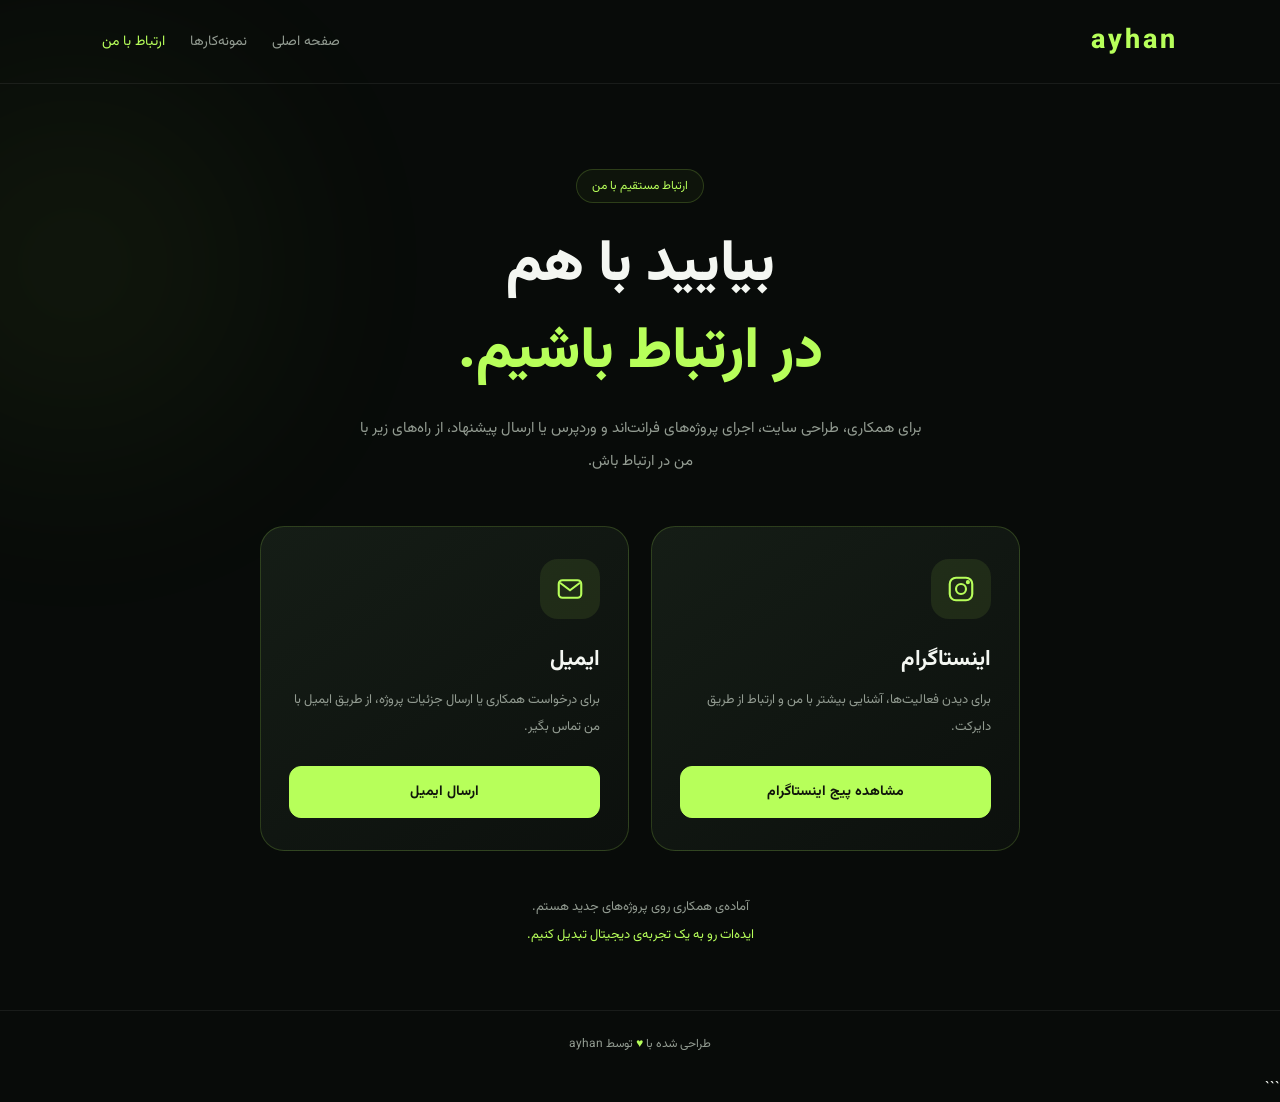
<file: ar.html>
<!DOCTYPE html>
<html lang="fa" dir="rtl">
<head>
  <meta charset="UTF-8">
  <meta name="viewport" content="width=device-width, initial-scale=1.0">

  <title>ارتباط با من | ayhan</title>

  <style>
    @import url('https://fonts.googleapis.com/css2?family=Vazirmatn:wght@400;500;600;700;800&display=swap');

    :root {
      --bg: #080b09;
      --card: #101612;
      --green: #b7ff5a;
      --text: #f4f7f2;
      --muted: #929b91;
      --border: rgba(183, 255, 90, 0.18);
    }

    * {
      margin: 0;
      padding: 0;
      box-sizing: border-box;
    }

    body {
      font-family: 'Vazirmatn', Tahoma, sans-serif;
      background: var(--bg);
      color: var(--text);
      min-height: 100vh;
      overflow-x: hidden;
    }

    a {
      text-decoration: none;
      color: inherit;
    }

    .glow {
      position: fixed;
      width: 350px;
      height: 350px;
      background: var(--green);
      opacity: 0.07;
      filter: blur(130px);
      border-radius: 50%;
      top: 10%;
      left: -100px;
      pointer-events: none;
      z-index: -1;
    }

    header {
      padding: 20px 8%;
      display: flex;
      justify-content: space-between;
      align-items: center;
      border-bottom: 1px solid rgba(255,255,255,0.07);
    }

    .logo {
      font-size: 27px;
      font-weight: 800;
      letter-spacing: 3px;
      color: var(--green);
    }

    nav {
      display: flex;
      align-items: center;
      gap: 25px;
    }

    nav a {
      color: var(--muted);
      font-size: 14px;
      transition: color 0.3s;
    }

    nav a:hover,
    nav a.active {
      color: var(--green);
    }

    .container {
      max-width: 1000px;
      margin: auto;
      padding: 85px 24px 60px;
    }

    .intro {
      text-align: center;
      margin-bottom: 48px;
      animation: fadeUp 0.8s ease both;
    }

    .tag {
      display: inline-block;
      padding: 7px 15px;
      border: 1px solid var(--border);
      border-radius: 30px;
      color: var(--green);
      font-size: 12px;
      margin-bottom: 20px;
      background: rgba(183,255,90,0.04);
    }

    h1 {
      font-size: clamp(34px, 6vw, 58px);
      line-height: 1.5;
      font-weight: 800;
      margin-bottom: 15px;
    }

    h1 span {
      color: var(--green);
    }

    .intro p {
      color: var(--muted);
      line-height: 2.2;
      max-width: 570px;
      margin: auto;
      font-size: 15px;
    }

    .contact-grid {
      display: grid;
      grid-template-columns: repeat(2, minmax(0, 1fr));
      gap: 22px;
      max-width: 760px;
      margin: auto;
    }

    .contact-card {
      background: linear-gradient(145deg, #151d16, #0c100d);
      border: 1px solid var(--border);
      border-radius: 24px;
      padding: 32px 28px;
      transition: 0.35s;
      animation: fadeUp 0.8s ease both;
    }

    .contact-card:nth-child(2) {
      animation-delay: 0.15s;
    }

    .contact-card:hover {
      transform: translateY(-7px);
      border-color: rgba(183,255,90,0.55);
      box-shadow: 0 15px 40px rgba(0,0,0,0.25);
    }

    .icon {
      width: 60px;
      height: 60px;
      display: grid;
      place-items: center;
      border-radius: 18px;
      background: rgba(183,255,90,0.09);
      color: var(--green);
      margin-bottom: 23px;
    }

    .icon svg {
      width: 30px;
      height: 30px;
    }

    .contact-card h2 {
      font-size: 22px;
      margin-bottom: 10px;
    }

    .contact-card p {
      color: var(--muted);
      font-size: 13px;
      line-height: 2.1;
      margin-bottom: 24px;
    }

    .contact-btn {
      display: flex;
      align-items: center;
      justify-content: center;
      gap: 9px;
      width: 100%;
      padding: 14px 12px;
      background: var(--green);
      color: #10150b;
      border: 1px solid var(--green);
      border-radius: 12px;
      font-family: inherit;
      font-weight: 700;
      font-size: 14px;
      cursor: pointer;
      transition: 0.3s;
    }

    .contact-btn:hover {
      background: transparent;
      color: var(--green);
    }

    .contact-btn svg {
      width: 19px;
      height: 19px;
    }

    .bottom-note {
      text-align: center;
      margin-top: 42px;
      color: var(--muted);
      font-size: 13px;
      line-height: 2.2;
    }

    .bottom-note span,
    footer span {
      color: var(--green);
    }

    footer {
      text-align: center;
      padding: 24px 15px;
      border-top: 1px solid rgba(255,255,255,0.07);
      color: var(--muted);
      font-size: 12px;
    }

    @keyframes fadeUp {
      from {
        opacity: 0;
        transform: translateY(22px);
      }
      to {
        opacity: 1;
        transform: translateY(0);
      }
    }

    @media (max-width: 600px) {
      header {
        padding: 18px 5%;
      }

      .logo {
        font-size: 22px;
      }

      nav {
        gap: 12px;
      }

      nav a {
        font-size: 11px;
      }

      .container {
        padding: 60px 18px 45px;
      }

      .contact-grid {
        grid-template-columns: 1fr;
        gap: 16px;
      }

      .contact-card {
        padding: 27px 23px;
      }
    }

    @media (prefers-reduced-motion: reduce) {
      *, *::before, *::after {
        animation: none !important;
        transition: none !important;
      }
    }
  </style>
</head>

<body>
  <div class="glow"></div>

  <header>
    <a class="logo" href="index.html">ayhan</a>

    <nav>
      <a href="index.html">صفحه اصلی</a>
      <a href="index.html#projects">نمونه‌کارها</a>
      <a href="contact.html" class="active">ارتباط با من</a>
    </nav>
  </header>

  <main class="container">

    <section class="intro">
      <div class="tag">ارتباط مستقیم با من</div>

      <h1>
        بیایید با هم<br>
        <span>در ارتباط باشیم.</span>
      </h1>

      <p>
        برای همکاری، طراحی سایت، اجرای پروژه‌های فرانت‌اند
        و وردپرس یا ارسال پیشنهاد، از راه‌های زیر با من
        در ارتباط باش.
      </p>
    </section>

    <section class="contact-grid">

     
      <article class="contact-card">
        <div class="icon">
          <svg viewBox="0 0 24 24" fill="none"
               stroke="currentColor" stroke-width="1.7">
            <rect x="3" y="3" width="18" height="18" rx="5"/>
            <circle cx="12" cy="12" r="4"/>
            <circle cx="17.5" cy="6.5" r="0.8"
                    fill="currentColor"/>
          </svg>
        </div>

        <h2>اینستاگرام</h2>
        <p>
          برای دیدن فعالیت‌ها، آشنایی بیشتر با من
          و ارتباط از طریق دایرکت.
        </p>

        <a id="instagramLink"
           class="contact-btn"
           href="#"
           target="_blank"
           rel="noopener noreferrer">
          مشاهده پیج اینستاگرام
        </a>
      </article>

      
      <article class="contact-card">
        <div class="icon">
          <svg viewBox="0 0 24 24" fill="none"
               stroke="currentColor" stroke-width="1.7">
            <rect x="3" y="5" width="18" height="14" rx="3"/>
            <path d="m4 7 8 6 8-6"/>
          </svg>
        </div>

        <h2>ایمیل</h2>
        <p>
          برای درخواست همکاری یا ارسال جزئیات پروژه،
          از طریق ایمیل با من تماس بگیر.
        </p>

        <a id="emailLink"
           class="contact-btn"
           href="#">
          ارسال ایمیل
        </a>
      </article>

    </section>

    <div class="bottom-note">
      آماده‌ی همکاری روی پروژه‌های جدید هستم.
      <br>
      <span>ایده‌ات رو به یک تجربه‌ی دیجیتال تبدیل کنیم.</span>
    </div>

  </main>

  <footer>
    طراحی شده با <span>♥</span> توسط ayhan
  </footer>

  <script>
    
    const instagramURL = "https://www.instagram.com/dark_king4945?xtok=ejBscmIzMnJxaTl5";
    const emailAddress = "ayhanezzati06@gmail.com";

    
    const instagramLink =
      document.getElementById("instagramLink");

    const emailLink =
      document.getElementById("emailLink");

    // اینستاگرام
    instagramLink.addEventListener("click", function(event) {
      event.preventDefault();

      if (!instagramURL.trim()) {
        alert("ابتدا لینک پیج اینستاگرامت را در کد وارد کن.");
        return;
      }

      window.open(
        instagramURL,
        "_blank",
        "noopener,noreferrer"
      );
    });

    // ایمیل
    emailLink.addEventListener("click", function(event) {
      event.preventDefault();

      if (!emailAddress.trim()) {
        alert("ابتدا آدرس ایمیلت را در کد وارد کن.");
        return;
      }

      window.location.href =
        "mailto:" + emailAddress.trim();
    });
  </script>
</body>
</html>
```
</file>
